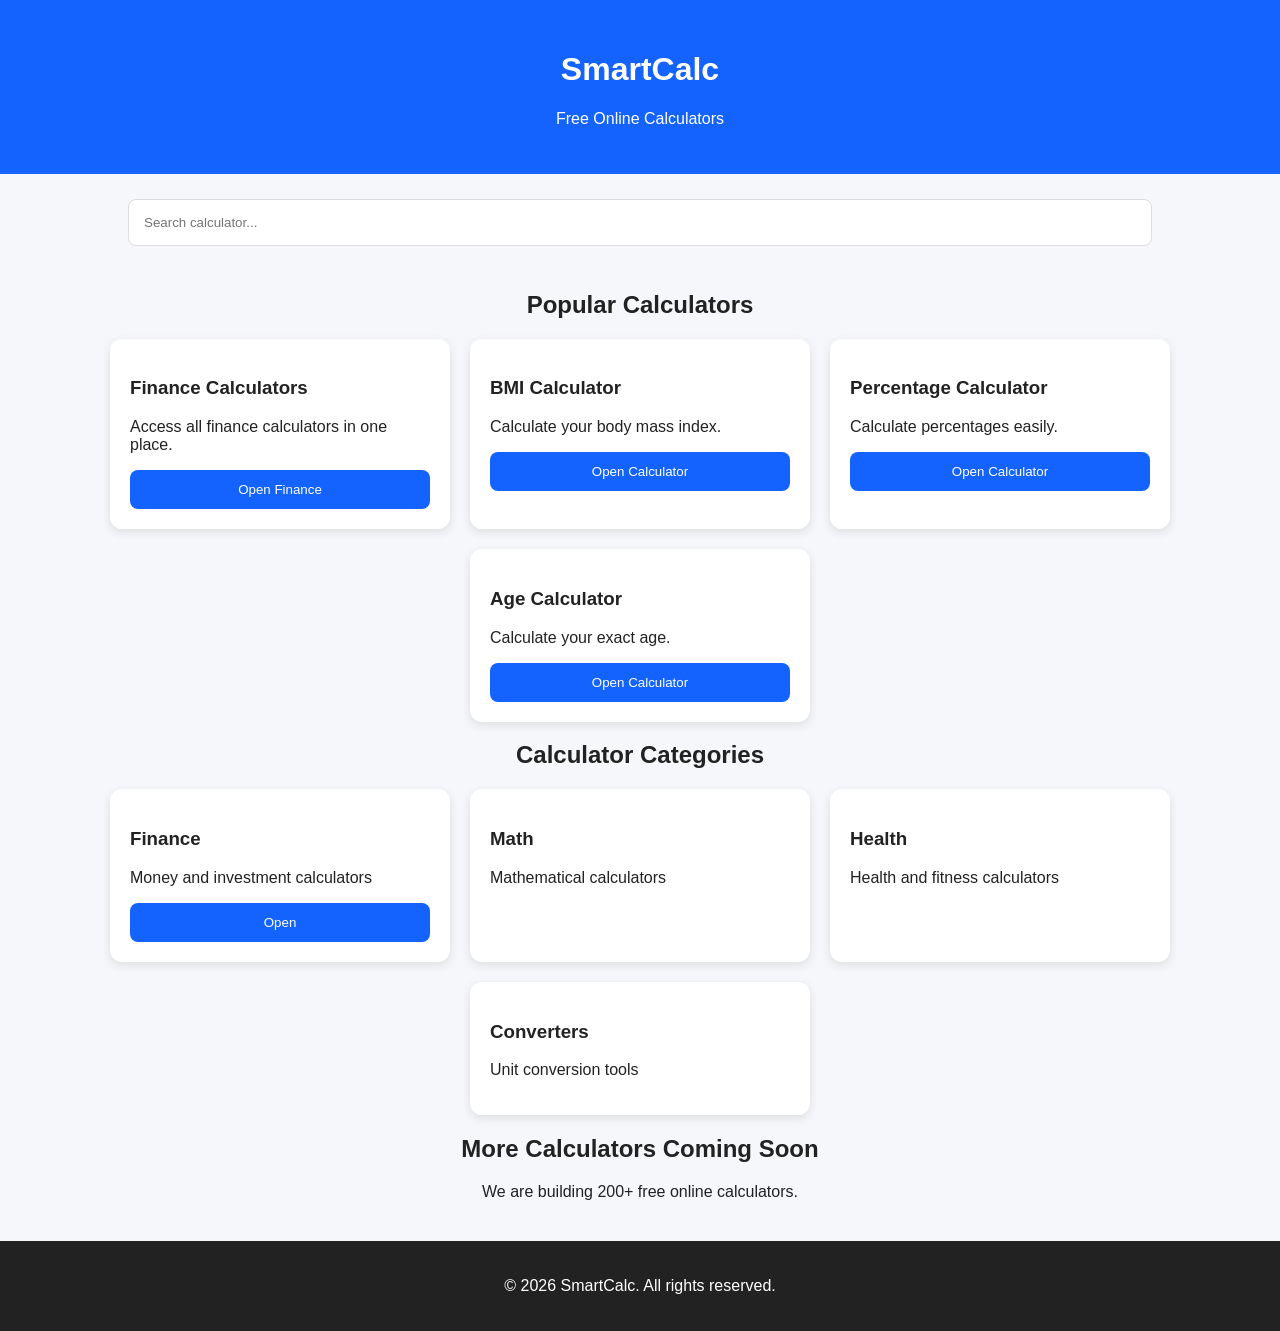
<file: index.html>
<!DOCTYPE html>
<html lang="en">

<head>
<meta charset="UTF-8">
<meta name="viewport" content="width=device-width, initial-scale=1.0">

<title>SmartCalc - Online Calculators</title>

<link rel="stylesheet" href="style.css">
<link rel="icon" type="image/svg+xml" href="images/favicon.svg">

</head>

<body>

<header>
<h1>SmartCalc</h1>
<p>Free Online Calculators</p>
</header>


<div class="search">
<input type="text" placeholder="Search calculator...">
</div>


<section>

<h2>Popular Calculators</h2>

<div class="cards">


<div class="card">
<h3>Finance Calculators</h3>
<p>Access all finance calculators in one place.</p>

<a href="finance.html">
<button>Open Finance</button>
</a>
</div>


<div class="card">
<h3>BMI Calculator</h3>
<p>Calculate your body mass index.</p>

<a href="calculators/bmi.html">
<button>Open Calculator</button>
</a>
</div>


<div class="card">
<h3>Percentage Calculator</h3>
<p>Calculate percentages easily.</p>

<a href="calculators/percentage.html">
<button>Open Calculator</button>
</a>
</div>


<div class="card">
<h3>Age Calculator</h3>
<p>Calculate your exact age.</p>

<a href="calculators/age.html">
<button>Open Calculator</button>
</a>
</div>


</div>

</section>



<section>

<h2>Calculator Categories</h2>


<div class="cards">


<div class="card">
<h3>Finance</h3>
<p>Money and investment calculators</p>

<a href="finance.html">
<button>Open</button>
</a>

</div>


<div class="card">
<h3>Math</h3>
<p>Mathematical calculators</p>
</div>


<div class="card">
<h3>Health</h3>
<p>Health and fitness calculators</p>
</div>


<div class="card">
<h3>Converters</h3>
<p>Unit conversion tools</p>
</div>


</div>

</section>



<section>

<h2>More Calculators Coming Soon</h2>

<p style="text-align:center;">
We are building 200+ free online calculators.
</p>

</section>



<footer>

<p>
© 2026 SmartCalc. All rights reserved.
</p>

</footer>


<script src="script.js"></script>

</body>

</html>
</file>
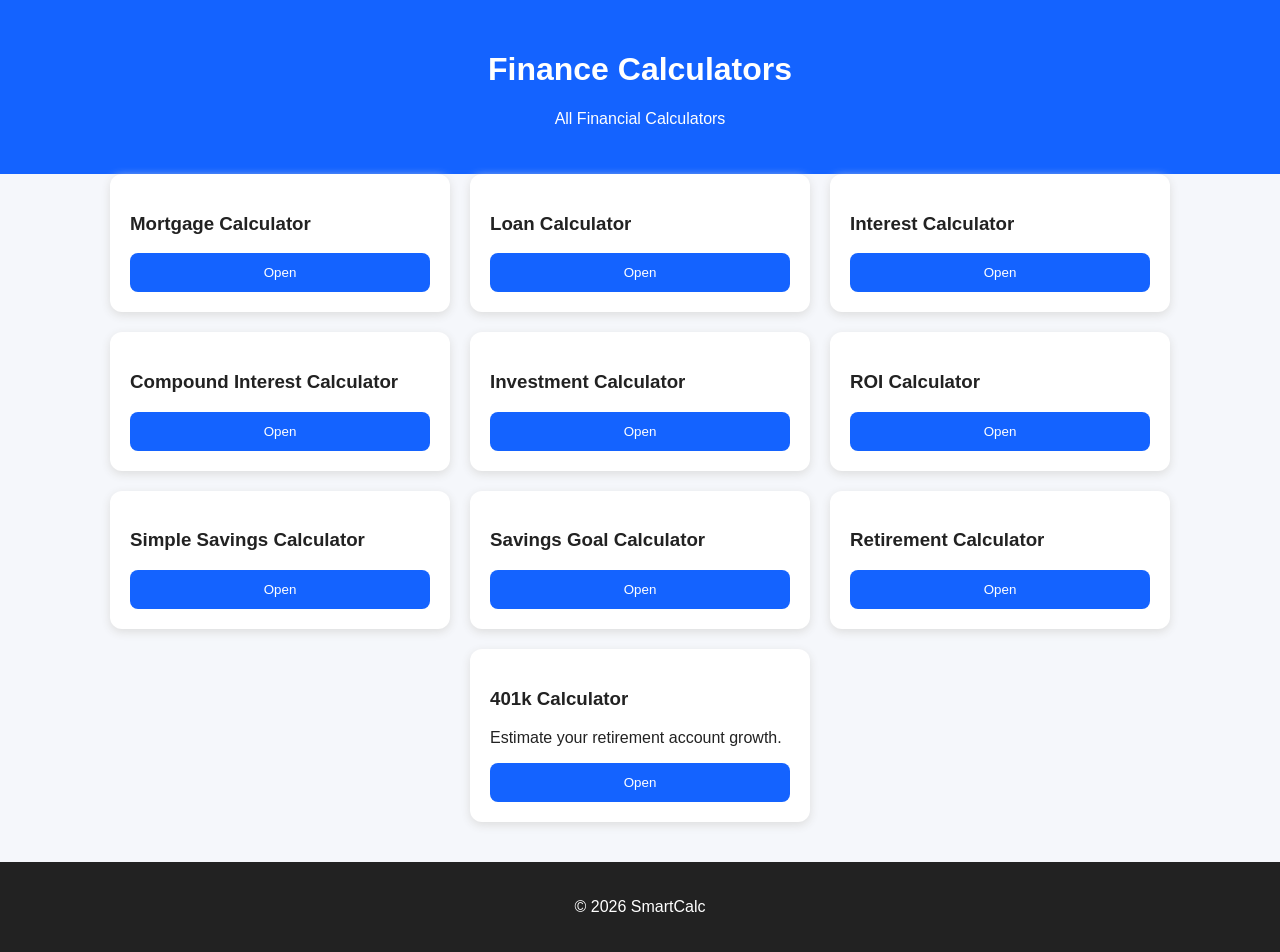
<file: finance.html>
<!DOCTYPE html>
<html lang="en">
<head>
<meta charset="UTF-8">
<meta name="viewport" content="width=device-width, initial-scale=1.0">
<title>Finance Calculators - SmartCalc</title>
<link rel="stylesheet" href="style.css">
</head>

<body>

<header>
<h1>Finance Calculators</h1>
<p>All Financial Calculators</p>
</header>

<div class="cards">

<div class="card">
<h3>Mortgage Calculator</h3>
<a href="calculators/mortgage.html"><button>Open</button></a>
</div>

<div class="card">
<h3>Loan Calculator</h3>
<a href="calculators/loan.html"><button>Open</button></a>
</div>

<div class="card">
<h3>Interest Calculator</h3>
<a href="calculators/interest.html"><button>Open</button></a>
</div>

<div class="card">
<h3>Compound Interest Calculator</h3>
<a href="calculators/compound-interest.html"><button>Open</button></a>
</div>

<div class="card">
<h3>Investment Calculator</h3>
<a href="calculators/investment.html"><button>Open</button></a>
</div>

<div class="card">
<h3>ROI Calculator</h3>
<a href="calculators/roi.html"><button>Open</button></a>
</div>

<div class="card">
<h3>Simple Savings Calculator</h3>
<a href="calculators/savings.html"><button>Open</button></a>
</div>

<div class="card">
<h3>Savings Goal Calculator</h3>
<a href="calculators/savings-goal.html"><button>Open</button></a>
</div>

<div class="card">
<h3>Retirement Calculator</h3>
<a href="calculators/retirement.html"><button>Open</button></a>
</div>

  <div class="card">
<h3>401k Calculator</h3>

<p>Estimate your retirement account growth.</p>

<a href="calculators/401k.html">
<button>Open</button>
</a>

  </div>

</div>

<footer>
<p>© 2026 SmartCalc</p>
</footer>

</body>
</html>
</file>
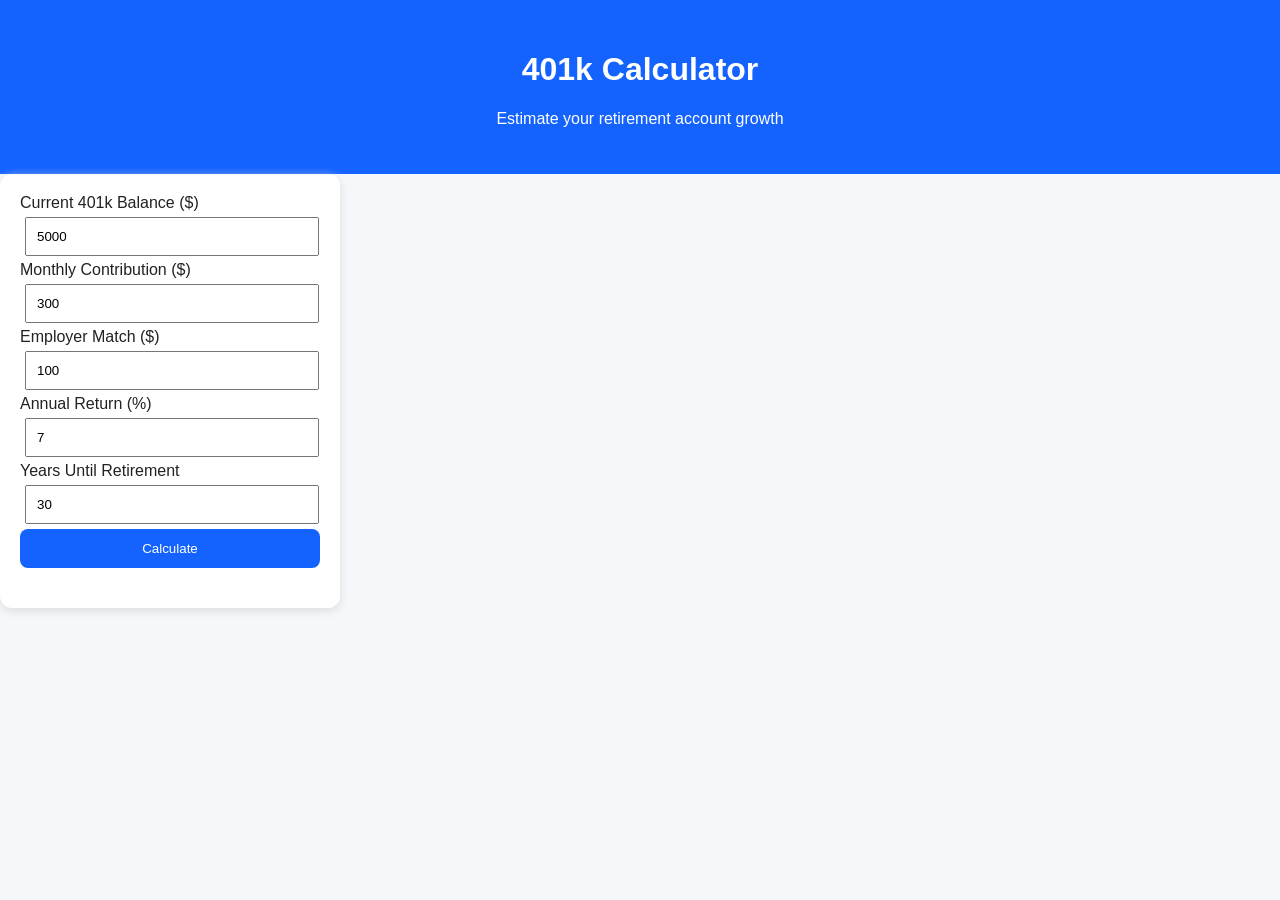
<file: calculators/401k.html>
<!DOCTYPE html>
<html lang="en">

<head>

<meta charset="UTF-8">
<meta name="viewport" content="width=device-width, initial-scale=1.0">

<title>401k Calculator - SmartCalc</title>

<link rel="stylesheet" href="../style.css">

</head>


<body>

<header>

<h1>401k Calculator</h1>
<p>Estimate your retirement account growth</p>

</header>


<div class="card">

<label>Current 401k Balance ($)</label>
<input id="balance" type="number" value="5000">


<label>Monthly Contribution ($)</label>
<input id="monthly" type="number" value="300">


<label>Employer Match ($)</label>
<input id="match" type="number" value="100">


<label>Annual Return (%)</label>
<input id="rate" type="number" value="7">


<label>Years Until Retirement</label>
<input id="years" type="number" value="30">


<button onclick="calculate401k()">
Calculate
</button>


<h2 id="result"></h2>

</div>


<script>

function calculate401k(){

let balance = Number(document.getElementById("balance").value);

let monthly = Number(document.getElementById("monthly").value);

let match = Number(document.getElementById("match").value);

let rate = Number(document.getElementById("rate").value) / 100 / 12;

let months = Number(document.getElementById("years").value) * 12;


let contribution = monthly + match;


let future = balance * Math.pow(1 + rate, months)
+
contribution * ((Math.pow(1 + rate, months)-1)/rate);



document.getElementById("result").innerHTML =
"Estimated 401k Value: $" + future.toFixed(2);

}

</script>


</body>

</html>
</file>
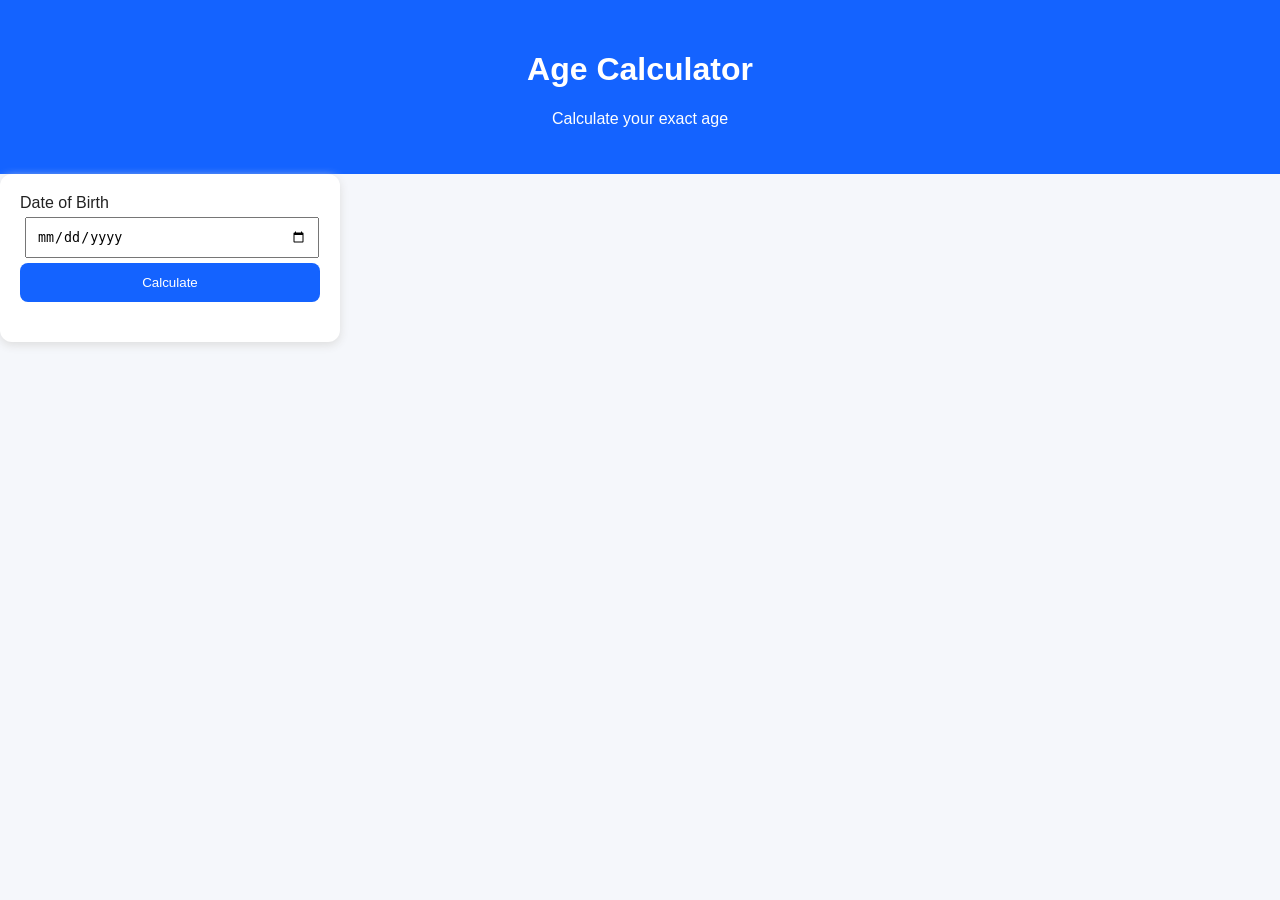
<file: calculators/age.html>
<!DOCTYPE html>
<html lang="en">

<head>

<meta charset="UTF-8">
<meta name="viewport" content="width=device-width, initial-scale=1.0">

<title>Age Calculator - SmartCalc</title>

<link rel="stylesheet" href="../style.css">

</head>

<body>

<header>
<h1>Age Calculator</h1>
<p>Calculate your exact age</p>
</header>


<div class="card">

<label>Date of Birth</label>

<input id="birth" type="date">


<button onclick="calculateAge()">
Calculate
</button>


<h2 id="result"></h2>

</div>


<script>

function calculateAge(){

let birthDate = new Date(document.getElementById("birth").value);

let today = new Date();


let age = today.getFullYear() - birthDate.getFullYear();


let month = today.getMonth() - birthDate.getMonth();


if(month < 0 || (month === 0 && today.getDate() < birthDate.getDate())){
age--;
}


document.getElementById("result").innerHTML =
"Your age is: " + age + " years";

}

</script>


</body>

</html>
</file>
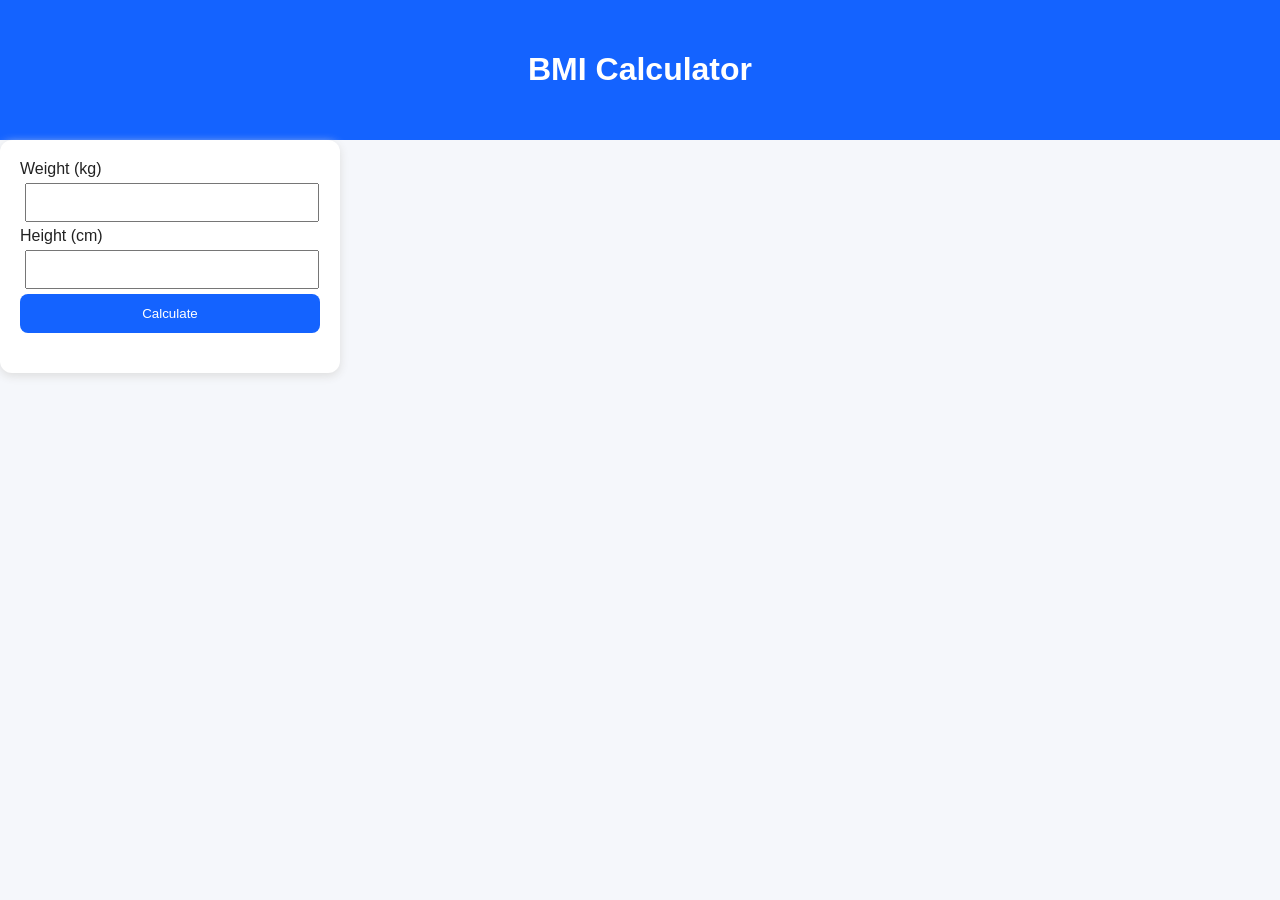
<file: calculators/bmi.html>
<!DOCTYPE html>
<html lang="en">
<head>
<title>BMI Calculator - SmartCalc</title>
<link rel="stylesheet" href="../style.css">
</head>

<body>

<header>
<h1>BMI Calculator</h1>
</header>

<div class="card">

<label>Weight (kg)</label>
<input id="weight" type="number">

<label>Height (cm)</label>
<input id="height" type="number">

<button onclick="bmi()">Calculate</button>

<h2 id="answer"></h2>

</div>


<script>
function bmi(){

let w=document.getElementById("weight").value;
let h=document.getElementById("height").value/100;

let result=w/(h*h);

document.getElementById("answer").innerHTML=
"BMI: "+result.toFixed(1);

}
</script>

</body>
</html>
</file>
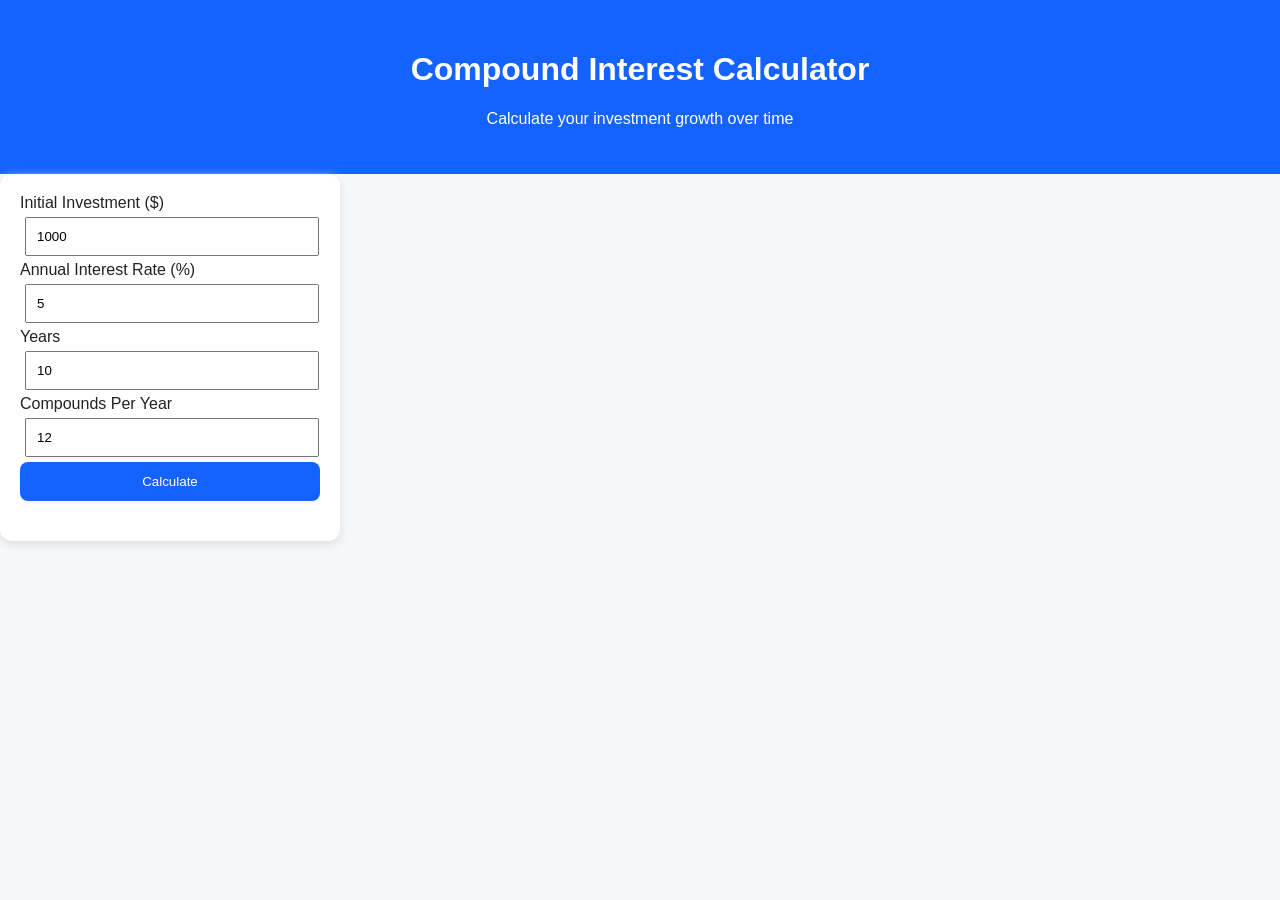
<file: calculators/compound-interest.html>
<!DOCTYPE html>
<html lang="en">

<head>

<meta charset="UTF-8">
<meta name="viewport" content="width=device-width, initial-scale=1.0">

<title>Compound Interest Calculator - SmartCalc</title>

<link rel="stylesheet" href="../style.css">

</head>


<body>


<header>

<h1>Compound Interest Calculator</h1>
<p>Calculate your investment growth over time</p>

</header>



<div class="card">


<label>Initial Investment ($)</label>
<input id="principal" type="number" value="1000">



<label>Annual Interest Rate (%)</label>
<input id="rate" type="number" value="5">



<label>Years</label>
<input id="years" type="number" value="10">



<label>Compounds Per Year</label>
<input id="times" type="number" value="12">



<button onclick="calculateCompound()">
Calculate
</button>



<h2 id="result"></h2>


</div>



<script>

function calculateCompound(){

let principal = Number(document.getElementById("principal").value);

let rate = Number(document.getElementById("rate").value) / 100;

let years = Number(document.getElementById("years").value);

let times = Number(document.getElementById("times").value);



let amount = principal * Math.pow(
(1 + rate / times),
(times * years)
);



let interest = amount - principal;



document.getElementById("result").innerHTML =
"Final Amount: $" + amount.toFixed(2) +
"<br>Interest Earned: $" + interest.toFixed(2);

}

</script>


</body>

</html>
</file>
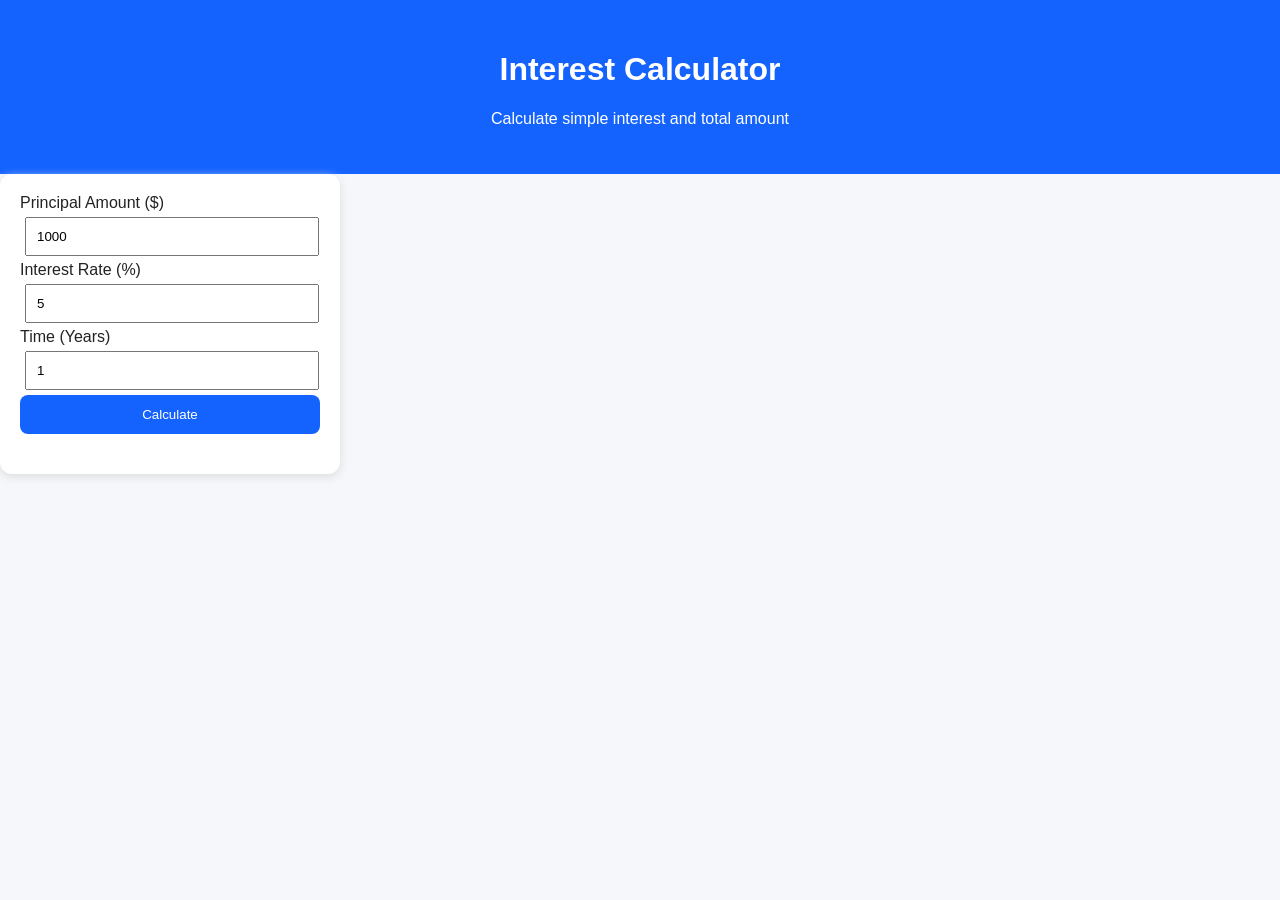
<file: calculators/interest.html>
<!DOCTYPE html>
<html lang="en">

<head>
<meta charset="UTF-8">
<meta name="viewport" content="width=device-width, initial-scale=1.0">

<title>Interest Calculator - SmartCalc</title>

<link rel="stylesheet" href="../style.css">
</head>


<body>

<header>
<h1>Interest Calculator</h1>
<p>Calculate simple interest and total amount</p>
</header>


<div class="card">

<label>Principal Amount ($)</label>
<input id="principal" type="number" value="1000">


<label>Interest Rate (%)</label>
<input id="rate" type="number" value="5">


<label>Time (Years)</label>
<input id="time" type="number" value="1">


<button onclick="calculateInterest()">
Calculate
</button>


<h2 id="result"></h2>

</div>



<script>

function calculateInterest(){

let principal = Number(document.getElementById("principal").value);

let rate = Number(document.getElementById("rate").value);

let time = Number(document.getElementById("time").value);


let interest = (principal * rate * time) / 100;

let total = principal + interest;


document.getElementById("result").innerHTML =
"Interest: $" + interest.toFixed(2) +
"<br>Total Amount: $" + total.toFixed(2);

}

</script>


</body>

</html>
</file>
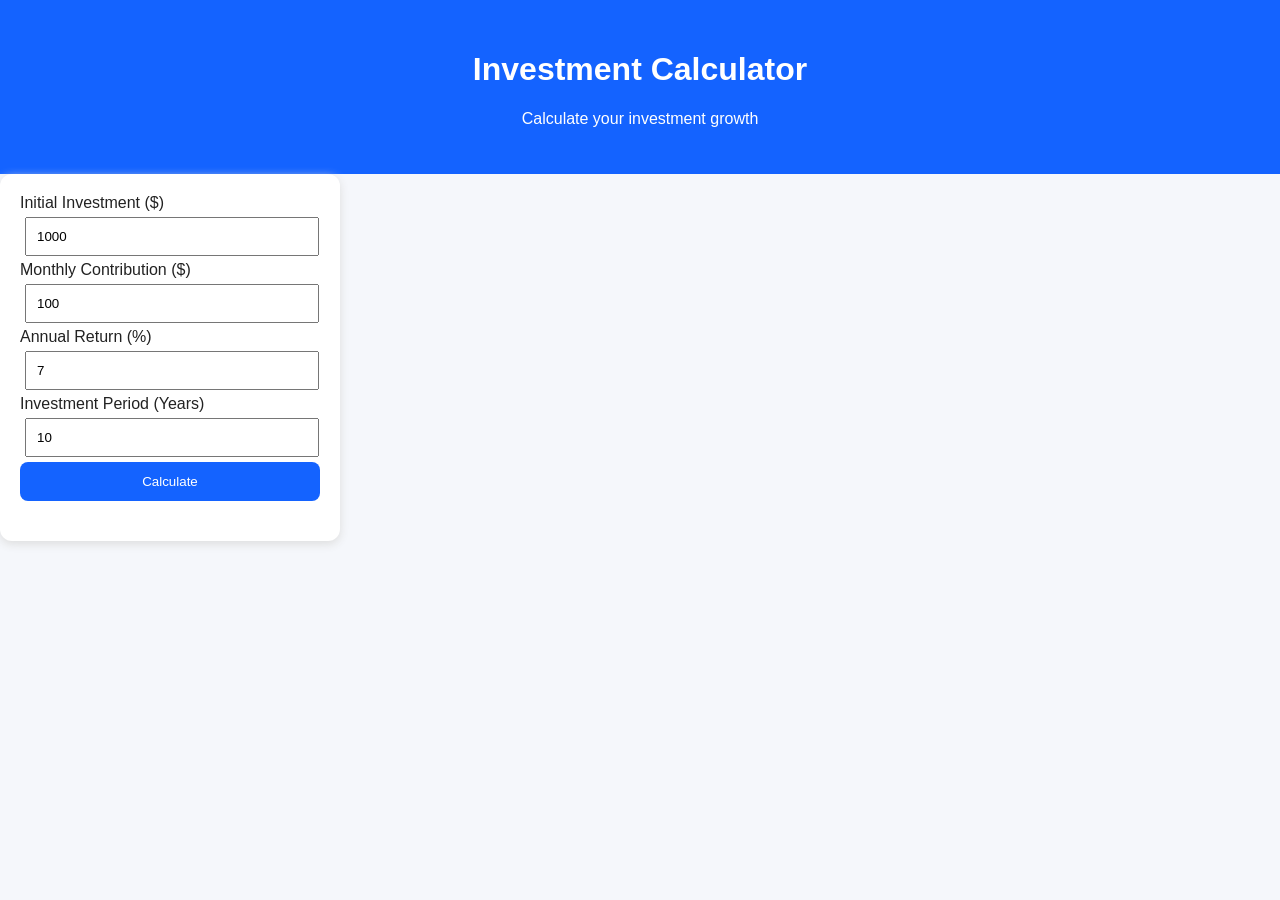
<file: calculators/investment.html>
<!DOCTYPE html>
<html lang="en">

<head>

<meta charset="UTF-8">
<meta name="viewport" content="width=device-width, initial-scale=1.0">

<title>Investment Calculator - SmartCalc</title>

<link rel="stylesheet" href="../style.css">

</head>


<body>


<header>

<h1>Investment Calculator</h1>
<p>Calculate your investment growth</p>

</header>



<div class="card">


<label>Initial Investment ($)</label>
<input id="initial" type="number" value="1000">



<label>Monthly Contribution ($)</label>
<input id="monthly" type="number" value="100">



<label>Annual Return (%)</label>
<input id="returnRate" type="number" value="7">



<label>Investment Period (Years)</label>
<input id="years" type="number" value="10">



<button onclick="calculateInvestment()">
Calculate
</button>



<h2 id="result"></h2>


</div>




<script>

function calculateInvestment(){

let initial = Number(document.getElementById("initial").value);

let monthly = Number(document.getElementById("monthly").value);

let rate = Number(document.getElementById("returnRate").value) / 100 / 12;

let months = Number(document.getElementById("years").value) * 12;


let future = initial * Math.pow(1 + rate, months)
+
monthly * ((Math.pow(1 + rate, months) - 1) / rate);



document.getElementById("result").innerHTML =
"Future Value: $" + future.toFixed(2);

}

</script>


</body>

</html>
</file>
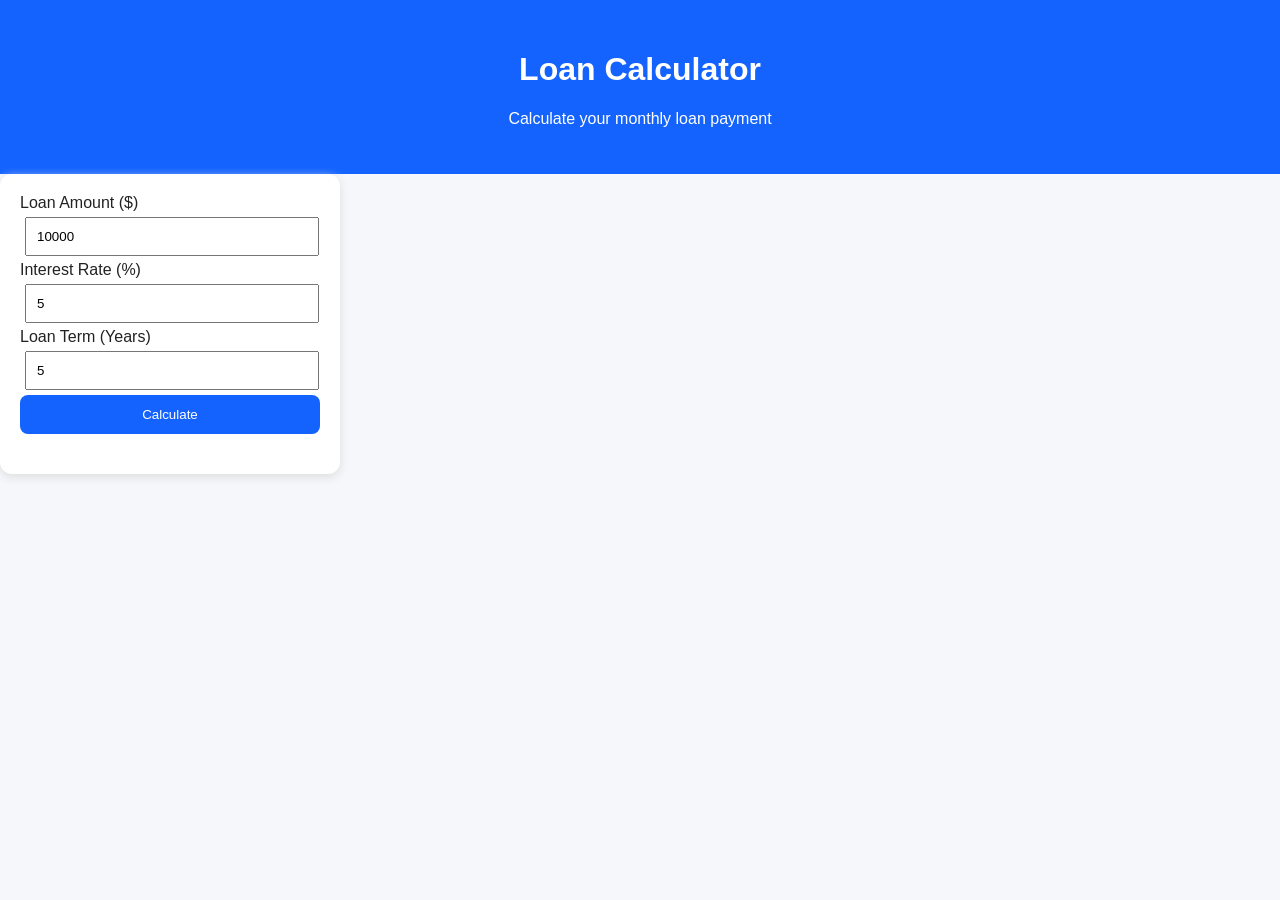
<file: calculators/loan.html>
<!DOCTYPE html>
<html lang="en">

<head>
<meta charset="UTF-8">
<meta name="viewport" content="width=device-width, initial-scale=1.0">

<title>Loan Calculator - SmartCalc</title>

<link rel="stylesheet" href="../style.css">
</head>

<body>

<header>
<h1>Loan Calculator</h1>
<p>Calculate your monthly loan payment</p>
</header>


<div class="card">

<label>Loan Amount ($)</label>
<input id="amount" type="number" value="10000">


<label>Interest Rate (%)</label>
<input id="interest" type="number" value="5">


<label>Loan Term (Years)</label>
<input id="term" type="number" value="5">


<button onclick="calculateLoan()">
Calculate
</button>


<h2 id="result"></h2>

</div>


<script>

function calculateLoan(){

let amount = Number(document.getElementById("amount").value);

let interest = Number(document.getElementById("interest").value) / 100 / 12;

let months = Number(document.getElementById("term").value) * 12;


let payment = amount *
(interest * Math.pow(1 + interest, months)) /
(Math.pow(1 + interest, months) - 1);


document.getElementById("result").innerHTML =
"Monthly Payment: $" + payment.toFixed(2);

}

</script>


</body>
</html>
</file>
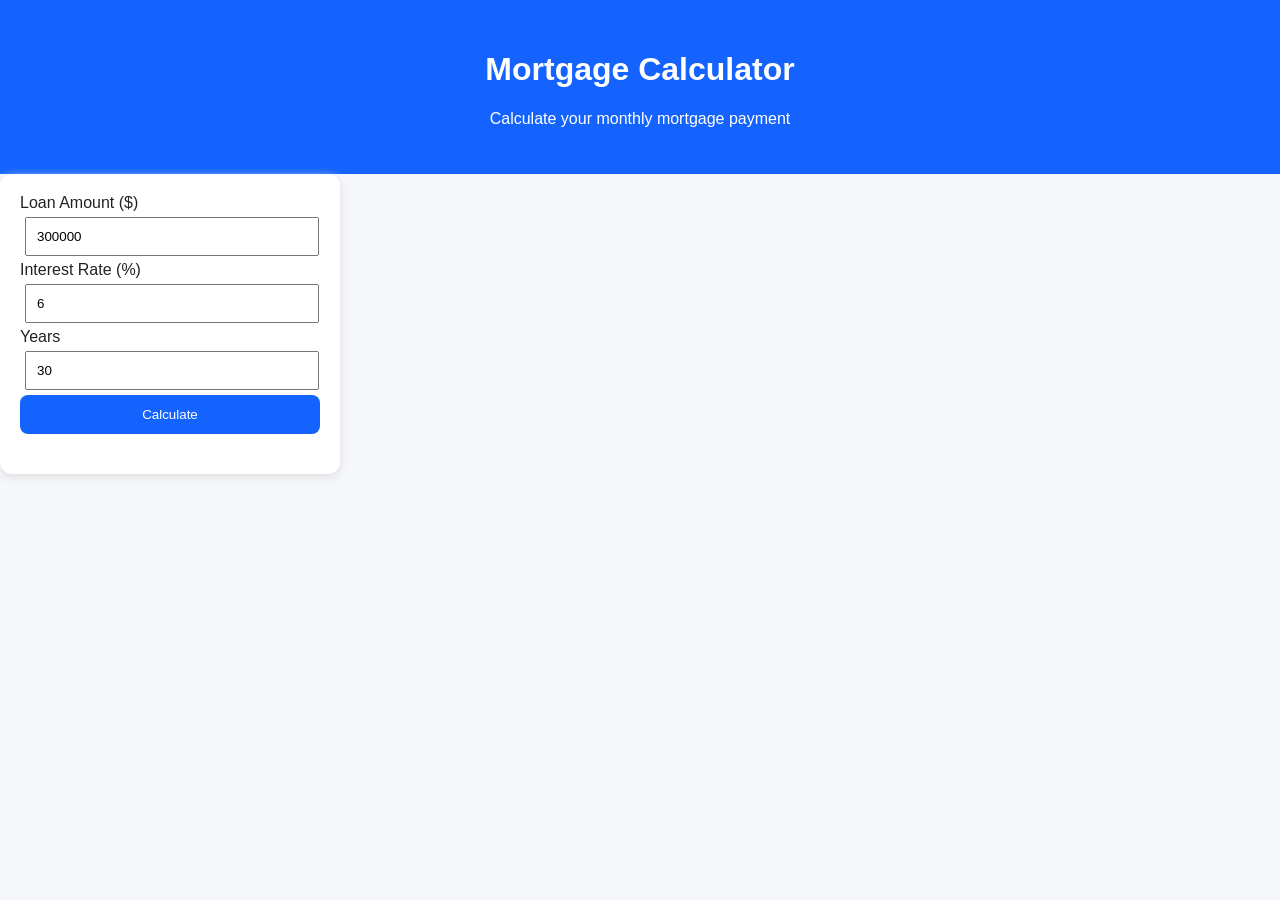
<file: calculators/mortgage.html>
<!DOCTYPE html>
<html lang="en">
<head>
<title>Mortgage Calculator - SmartCalc</title>
<link rel="stylesheet" href="../style.css">
</head>
<body>

<header>
<h1>Mortgage Calculator</h1>
<p>Calculate your monthly mortgage payment</p>
</header>

<div class="card">
<label>Loan Amount ($)</label>
<input id="loan" type="number" value="300000">

<label>Interest Rate (%)</label>
<input id="rate" type="number" value="6">

<label>Years</label>
<input id="years" type="number" value="30">

<button onclick="calc()">Calculate</button>

<h2 id="result"></h2>
</div>

<script>
function calc(){
let loan=document.getElementById("loan").value;
let rate=document.getElementById("rate").value/100/12;
let years=document.getElementById("years").value*12;

let payment=loan*(rate*Math.pow(1+rate,years))/(Math.pow(1+rate,years)-1);

document.getElementById("result").innerHTML=
"Monthly Payment: $" + payment.toFixed(2);
}
</script>

</body>
</html>
</file>
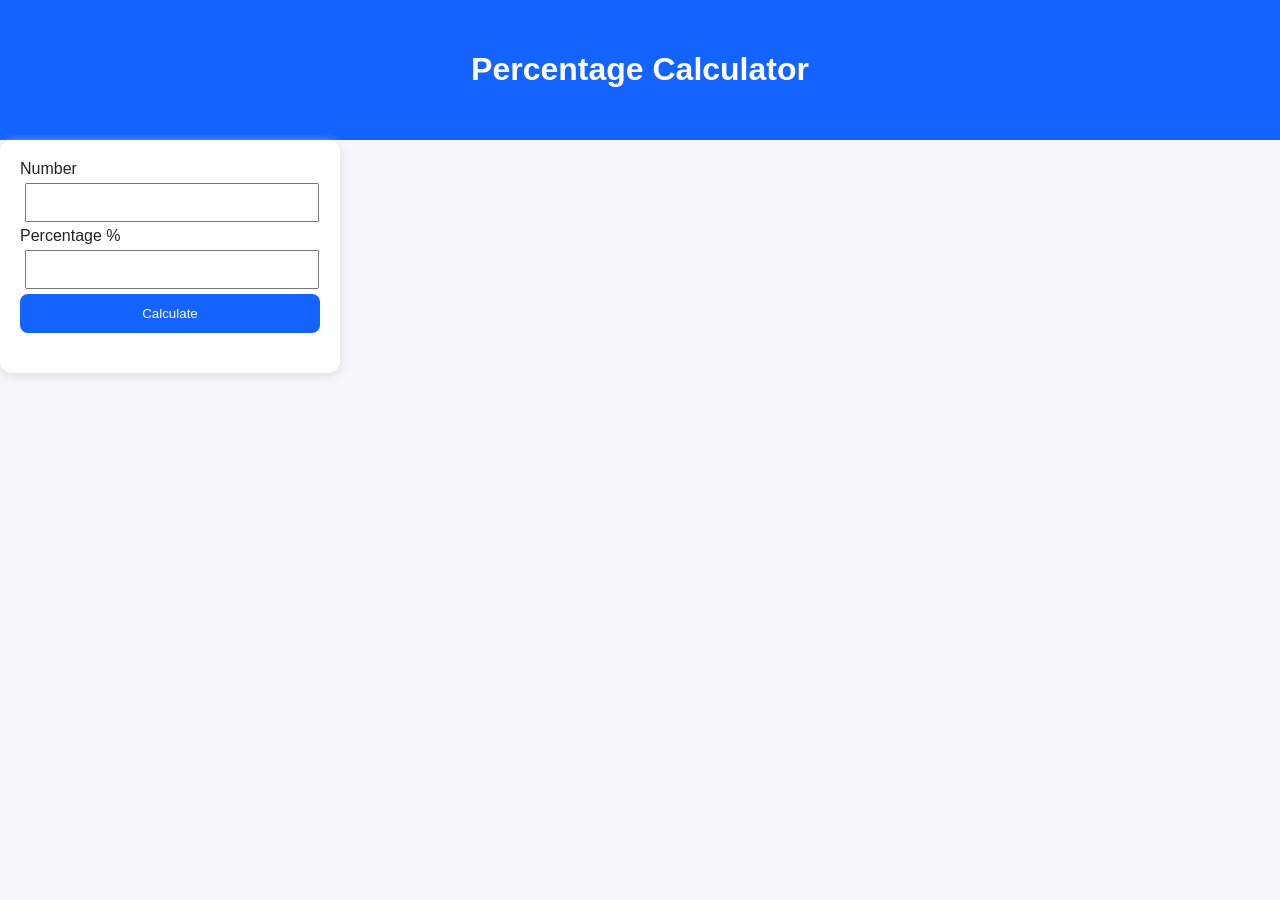
<file: calculators/percentage.html>
<!DOCTYPE html>
<html lang="en">
<head>
<title>Percentage Calculator</title>
<link rel="stylesheet" href="../style.css">
</head>

<body>

<header>
<h1>Percentage Calculator</h1>
</header>

<div class="card">

<label>Number</label>
<input id="num">

<label>Percentage %</label>
<input id="per">

<button onclick="calculate()">Calculate</button>

<h2 id="res"></h2>

</div>


<script>
function calculate(){

let n=document.getElementById("num").value;
let p=document.getElementById("per").value;

document.getElementById("res").innerHTML=
(n*p/100);

}
</script>

</body>
</html>
</file>
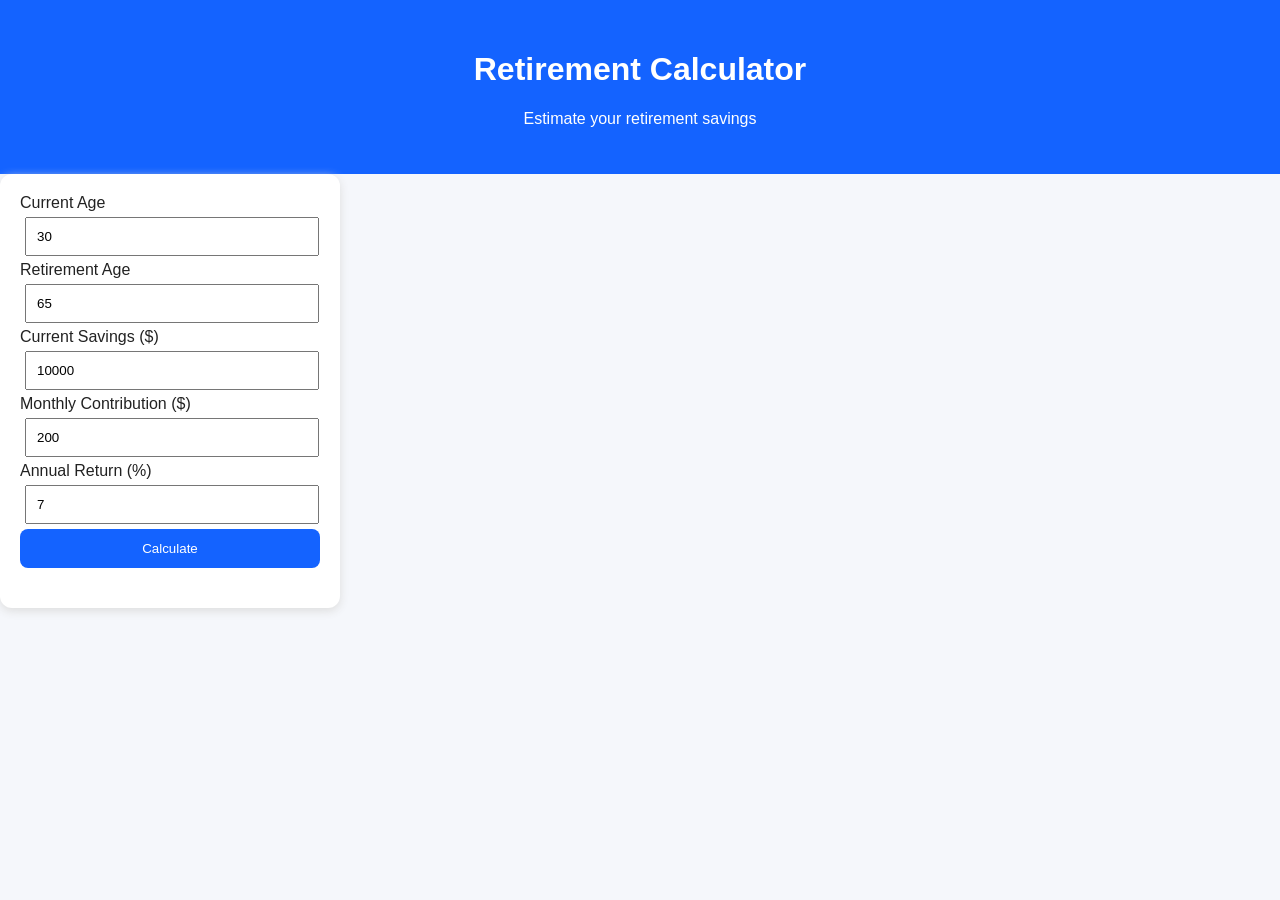
<file: calculators/retirement.html>
<!DOCTYPE html>
<html lang="en">

<head>

<meta charset="UTF-8">
<meta name="viewport" content="width=device-width, initial-scale=1.0">

<title>Retirement Calculator - SmartCalc</title>

<link rel="stylesheet" href="../style.css">

</head>


<body>


<header>

<h1>Retirement Calculator</h1>
<p>Estimate your retirement savings</p>

</header>



<div class="card">


<label>Current Age</label>
<input id="age" type="number" value="30">



<label>Retirement Age</label>
<input id="retireAge" type="number" value="65">



<label>Current Savings ($)</label>
<input id="savings" type="number" value="10000">



<label>Monthly Contribution ($)</label>
<input id="monthly" type="number" value="200">



<label>Annual Return (%)</label>
<input id="rate" type="number" value="7">



<button onclick="calculateRetirement()">
Calculate
</button>



<h2 id="result"></h2>


</div>



<script>

function calculateRetirement(){

let age = Number(document.getElementById("age").value);

let retireAge = Number(document.getElementById("retireAge").value);

let savings = Number(document.getElementById("savings").value);

let monthly = Number(document.getElementById("monthly").value);

let rate = Number(document.getElementById("rate").value) / 100 / 12;


let months = (retireAge - age) * 12;


let future = savings * Math.pow(1 + rate, months)
+
monthly * ((Math.pow(1 + rate, months)-1)/rate);



document.getElementById("result").innerHTML =
"Estimated Retirement Savings: $" + future.toFixed(2);

}

</script>


</body>

</html>
</file>
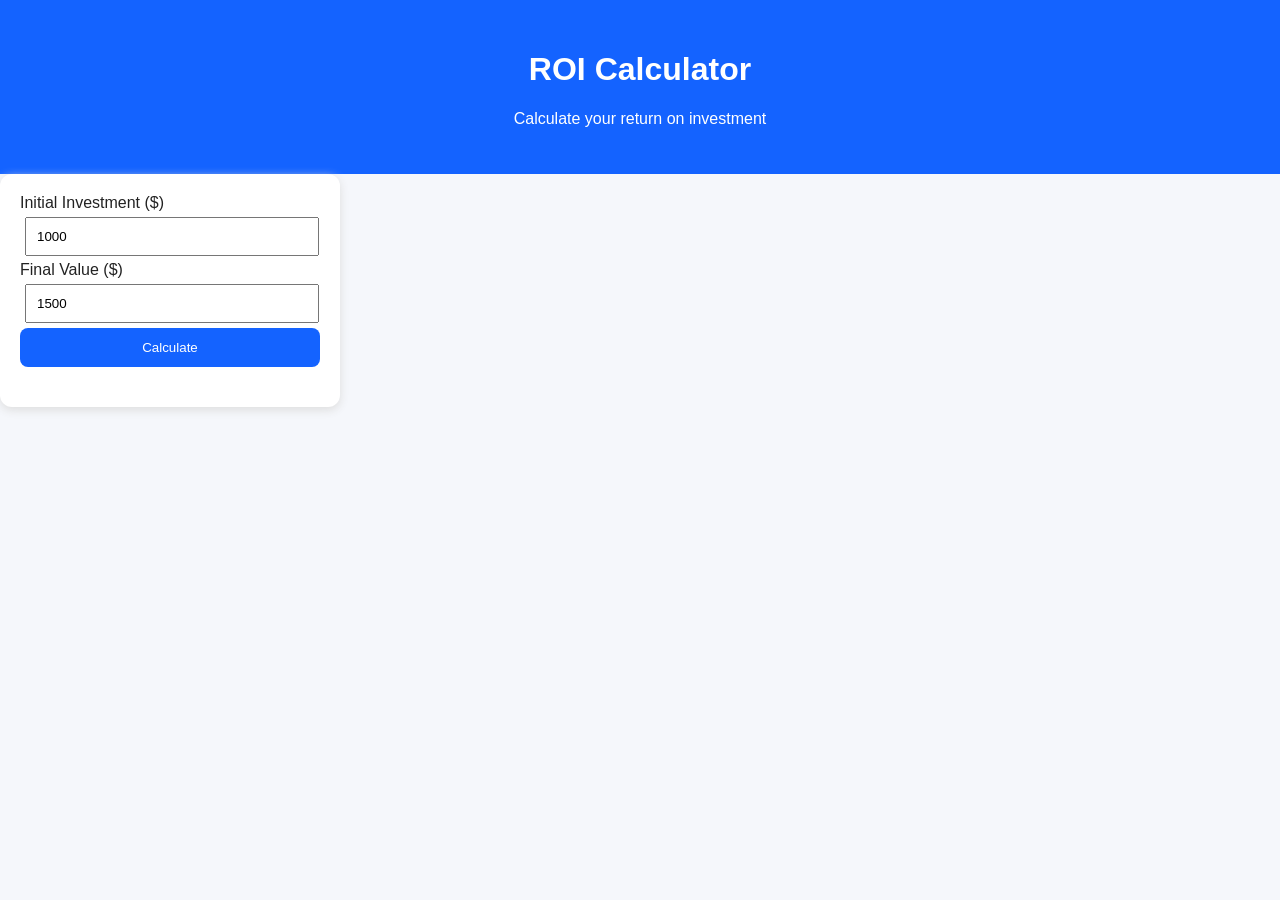
<file: calculators/roi.html>
<!DOCTYPE html>
<html lang="en">

<head>

<meta charset="UTF-8">
<meta name="viewport" content="width=device-width, initial-scale=1.0">

<title>ROI Calculator - SmartCalc</title>

<link rel="stylesheet" href="../style.css">

</head>


<body>


<header>

<h1>ROI Calculator</h1>
<p>Calculate your return on investment</p>

</header>



<div class="card">


<label>Initial Investment ($)</label>
<input id="initial" type="number" value="1000">



<label>Final Value ($)</label>
<input id="final" type="number" value="1500">



<button onclick="calculateROI()">
Calculate
</button>



<h2 id="result"></h2>


</div>



<script>

function calculateROI(){

let initial = Number(document.getElementById("initial").value);

let finalValue = Number(document.getElementById("final").value);


let profit = finalValue - initial;

let roi = (profit / initial) * 100;



document.getElementById("result").innerHTML =
"Profit: $" + profit.toFixed(2) +
"<br>ROI: " + roi.toFixed(2) + "%";

}

</script>


</body>

</html>
</file>
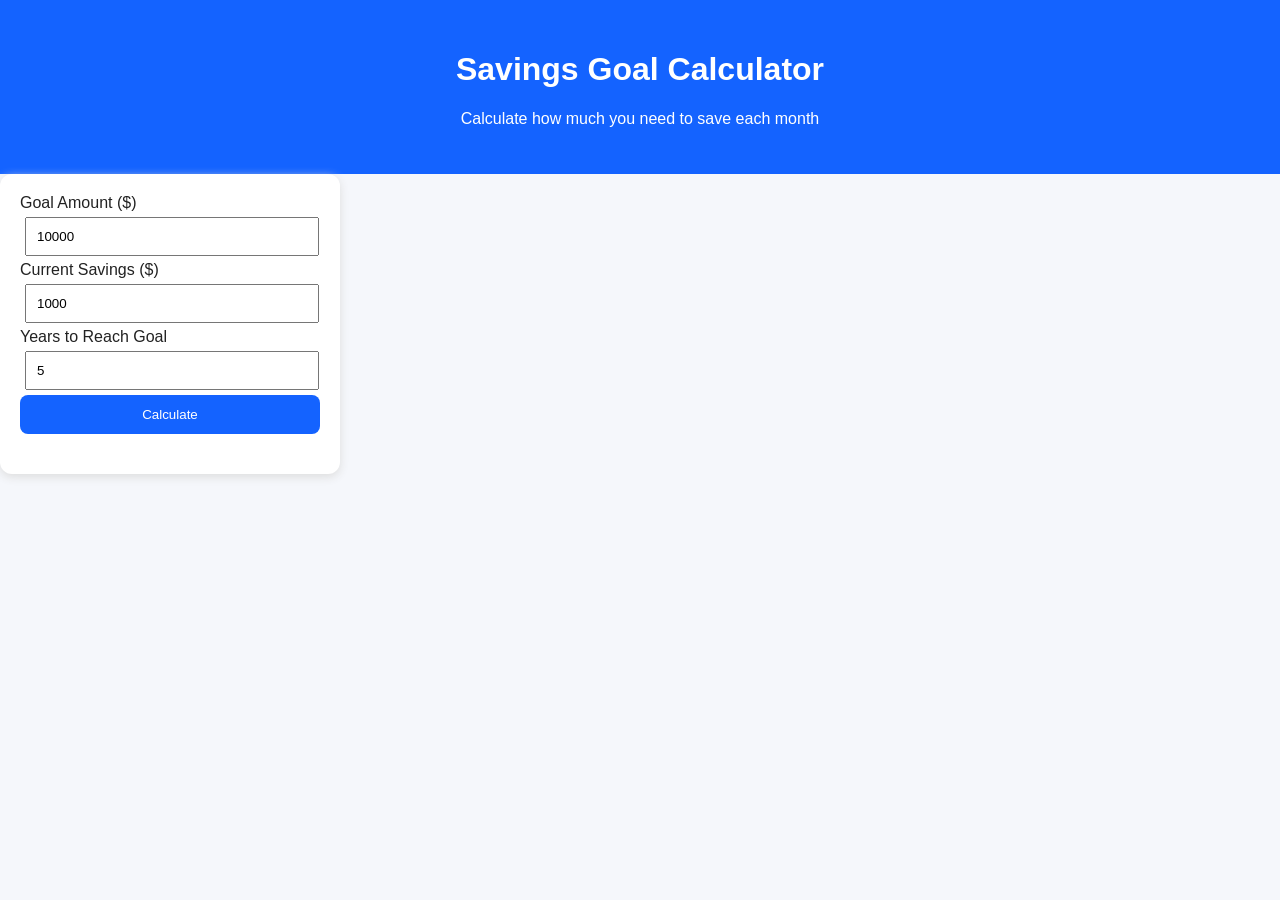
<file: calculators/savings-goal.html>
<!DOCTYPE html>
<html lang="en">

<head>

<meta charset="UTF-8">
<meta name="viewport" content="width=device-width, initial-scale=1.0">

<title>Savings Goal Calculator - SmartCalc</title>

<link rel="stylesheet" href="../style.css">

</head>


<body>


<header>

<h1>Savings Goal Calculator</h1>
<p>Calculate how much you need to save each month</p>

</header>



<div class="card">


<label>Goal Amount ($)</label>
<input id="goal" type="number" value="10000">



<label>Current Savings ($)</label>
<input id="current" type="number" value="1000">



<label>Years to Reach Goal</label>
<input id="years" type="number" value="5">



<button onclick="calculateGoal()">
Calculate
</button>



<h2 id="result"></h2>


</div>



<script>

function calculateGoal(){

let goal = Number(document.getElementById("goal").value);

let current = Number(document.getElementById("current").value);

let years = Number(document.getElementById("years").value);



let needed = goal - current;

let months = years * 12;


let monthly = needed / months;



document.getElementById("result").innerHTML =
"You need to save: $" + monthly.toFixed(2) + 
" per month";

}

</script>


</body>

</html>
</file>
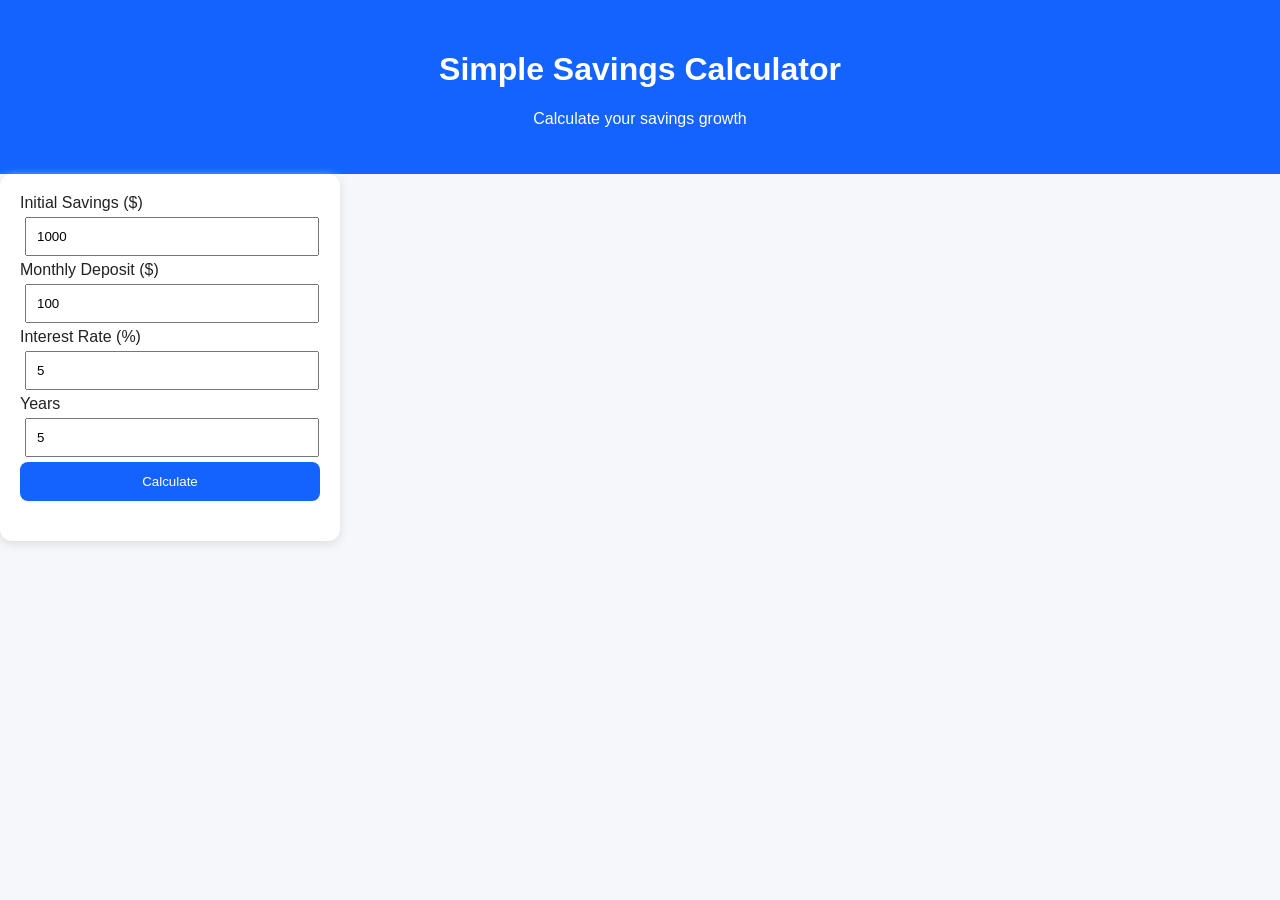
<file: calculators/savings.html>
<!DOCTYPE html>
<html lang="en">

<head>

<meta charset="UTF-8">
<meta name="viewport" content="width=device-width, initial-scale=1.0">

<title>Simple Savings Calculator - SmartCalc</title>

<link rel="stylesheet" href="../style.css">

</head>


<body>


<header>

<h1>Simple Savings Calculator</h1>
<p>Calculate your savings growth</p>

</header>



<div class="card">


<label>Initial Savings ($)</label>
<input id="initial" type="number" value="1000">


<label>Monthly Deposit ($)</label>
<input id="monthly" type="number" value="100">


<label>Interest Rate (%)</label>
<input id="rate" type="number" value="5">


<label>Years</label>
<input id="years" type="number" value="5">



<button onclick="calculateSavings()">
Calculate
</button>



<h2 id="result"></h2>


</div>



<script>

function calculateSavings(){

let initial = Number(document.getElementById("initial").value);

let monthly = Number(document.getElementById("monthly").value);

let rate = Number(document.getElementById("rate").value) / 100 / 12;

let months = Number(document.getElementById("years").value) * 12;


let total = initial * Math.pow(1 + rate, months)
+
monthly * ((Math.pow(1 + rate, months) - 1) / rate);



document.getElementById("result").innerHTML =
"Total Savings: $" + total.toFixed(2);

}

</script>


</body>

</html>
</file>
<file: style.css>
body{
font-family:Arial, sans-serif;
margin:0;
background:#f5f7fb;
color:#222;
}

header{
background:#1463ff;
color:white;
text-align:center;
padding:30px;
}

.search{
text-align:center;
padding:20px;
}

.search input{
width:80%;
padding:15px;
border-radius:8px;
border:1px solid #ddd;
}

.cards{
display:flex;
flex-wrap:wrap;
gap:20px;
justify-content:center;
}

.card{
background:white;
padding:20px;
border-radius:12px;
width:300px;
box-shadow:0 3px 10px #ddd;
}

input{
width:90%;
padding:10px;
margin:5px;
}

button{
background:#1463ff;
color:white;
border:0;
padding:12px;
width:100%;
border-radius:8px;
cursor:pointer;
}

button:hover{
opacity:.8;
}

h2{
text-align:center;
}

footer{
margin-top:40px;
background:#222;
color:white;
text-align:center;
padding:20px;
}
</file>
